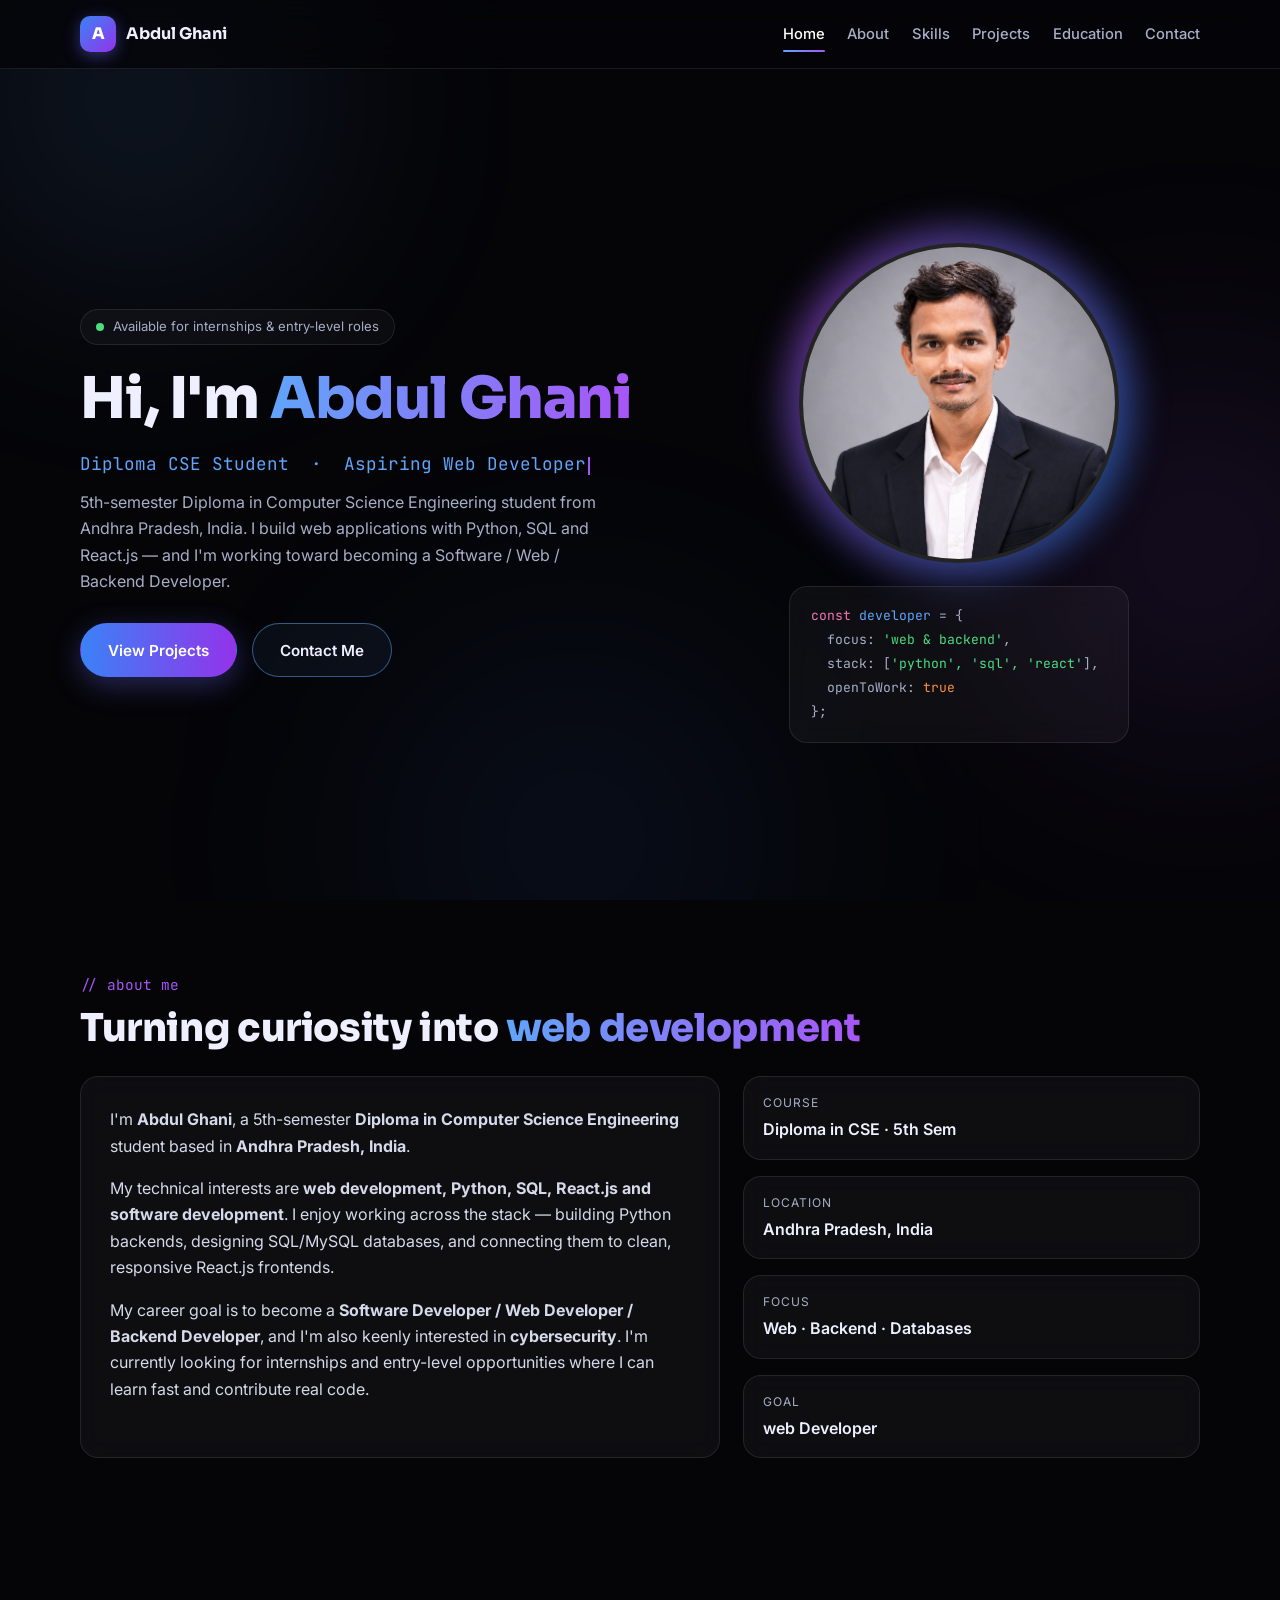
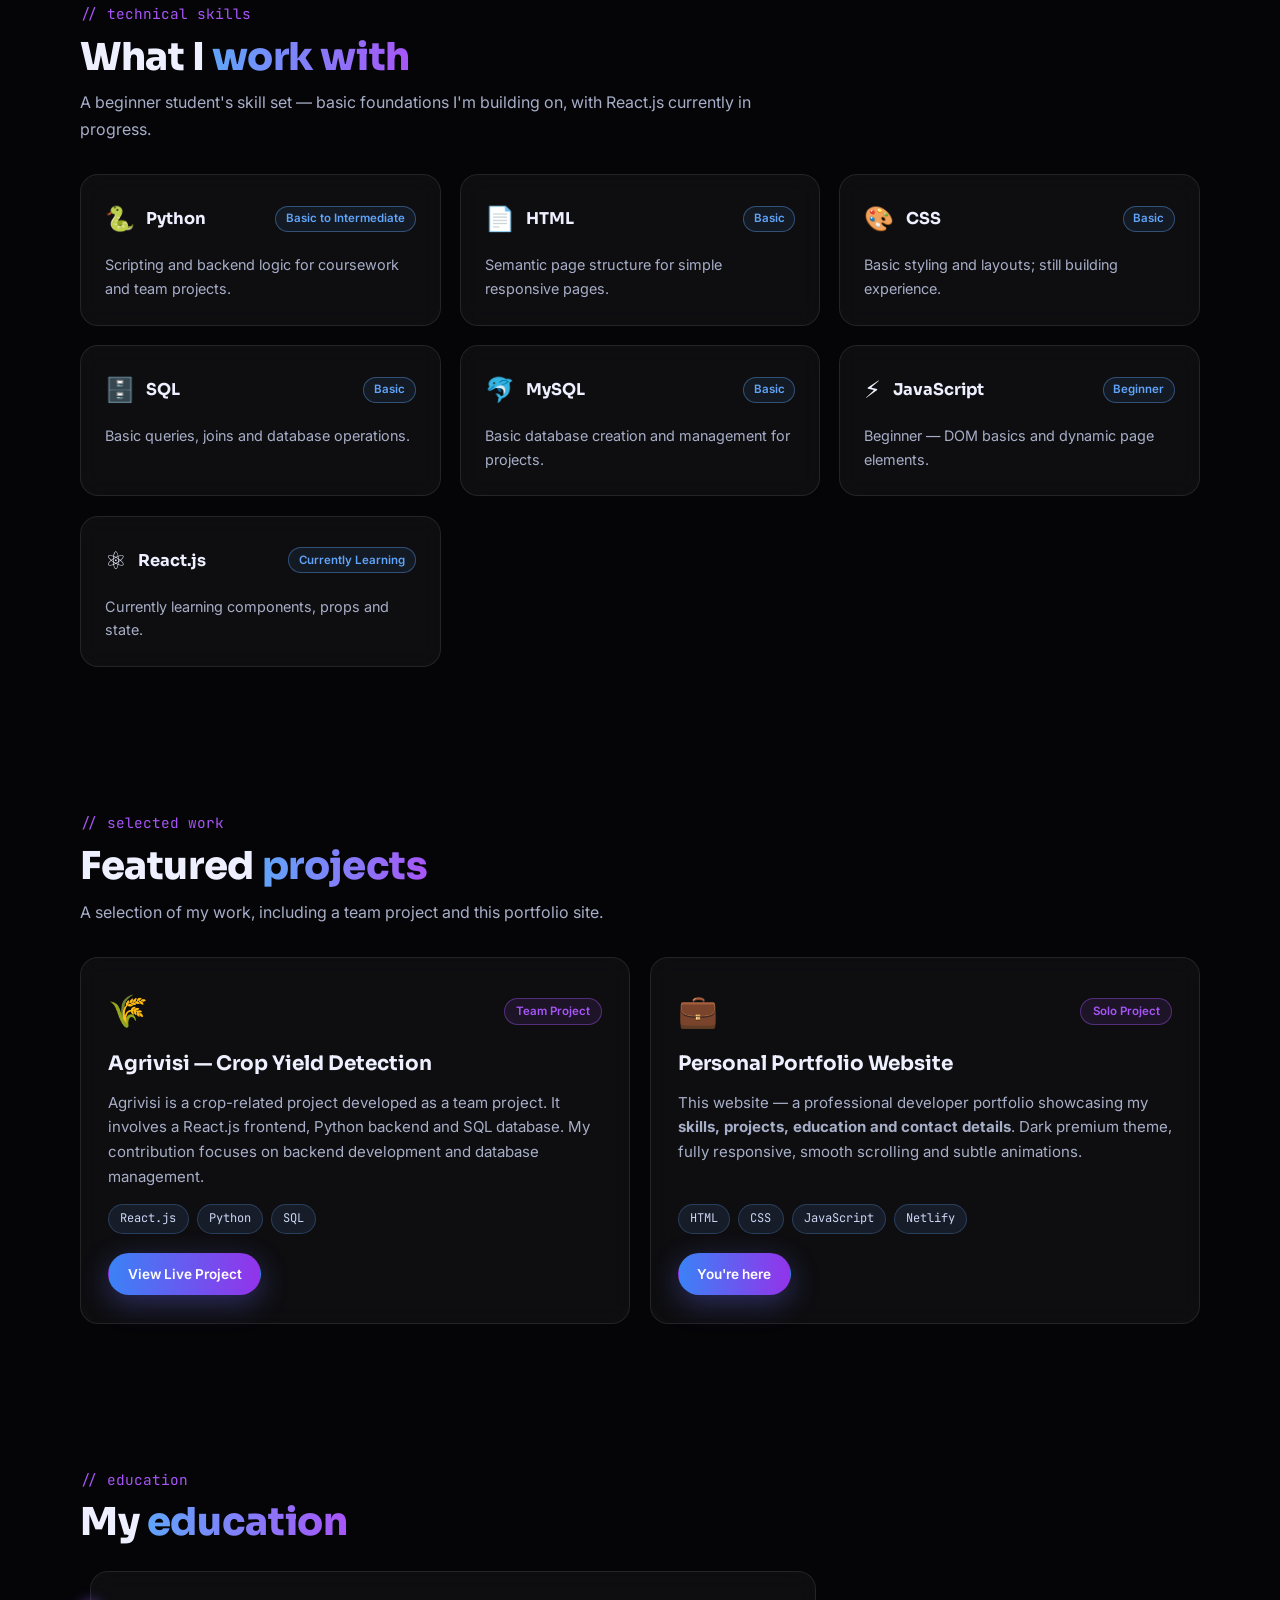
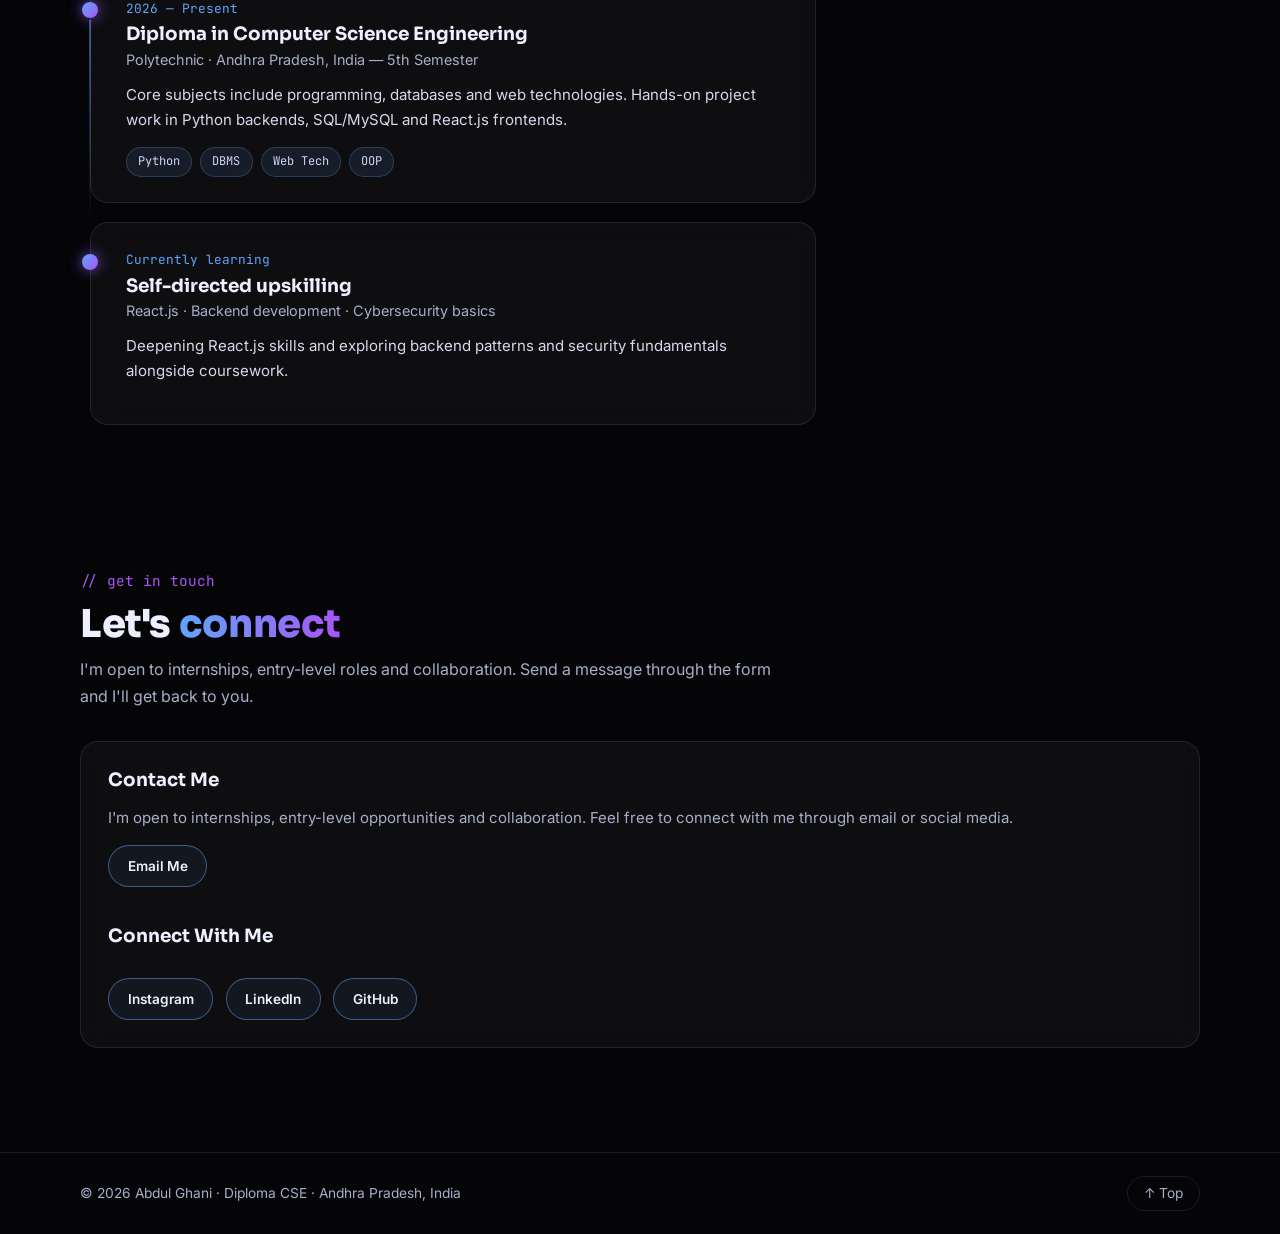
<file: index.html>
<!DOCTYPE html>
<html lang="en">
<head>
  <meta charset="UTF-8" />
  <meta name="viewport" content="width=device-width, initial-scale=1.0" />
  <!-- ============================================================
    ABDUL GHANI — PERSONAL PORTFOLIO
    HOW TO UPDATE THIS SITE (no build step, just edit & push):
    1. Profile photo  -> replace img/profile.jpg (square works best)
    2. Name / text    -> search this file for "Abdul Ghani"
    3. Skills         -> edit the #skills section below
    4. Projects       -> edit the #projects section below
    5. Contact email -> search for "TODO:" in the #contact section
    6. Resume         -> replace resume.pdf with your real resume, then re-add the download link (see #contact comment)
  ============================================================= -->
  <title>Abdul Ghani — web Developer | Diploma CSE Portfolio</title>
  <meta name="description" content="Abdul Ghani, Diploma in Computer Science Engineering student (5th Semester, Andhra Pradesh, India). Aspiring Software / Web / Backend Developer skilled in Python, SQL, HTML, CSS, JavaScript and React.js. View projects, skills and contact details." />
  <meta name="author" content="Abdul Ghani" />
  <meta name="theme-color" content="#050508" />
  <meta property="og:title" content="Abdul Ghani — web Developer" />
  <meta property="og:description" content="Diploma CSE student building web apps with Python, SQL, JavaScript and React.js. Explore my projects and get in touch." />
  <meta property="og:type" content="website" />
  <link rel="icon" href="data:image/svg+xml,%3Csvg xmlns='http://www.w3.org/2000/svg' viewBox='0 0 64 64'%3E%3Cdefs%3E%3ClinearGradient id='g' x1='0' y1='0' x2='1' y2='1'%3E%3Cstop offset='0' stop-color='%2360a5fa'/%3E%3Cstop offset='1' stop-color='%23a855f7'/%3E%3C/linearGradient%3E%3C/defs%3E%3Crect width='64' height='64' rx='14' fill='%23070710'/%3E%3Ctext x='32' y='43' font-family='monospace' font-size='32' font-weight='bold' text-anchor='middle' fill='url(%23g)'%3EA%3C/text%3E%3C/svg%3E" />
  <link rel="preconnect" href="https://fonts.googleapis.com" />
  <link rel="preconnect" href="https://fonts.gstatic.com" crossorigin />
  <link href="https://fonts.googleapis.com/css2?family=Inter:wght@400;500;600;700&family=JetBrains+Mono:wght@400;500&family=Sora:wght@600;700;800&display=swap" rel="stylesheet" />
  <link rel="stylesheet" href="styles.css" />
</head>
<body>
  <div class="bg-glow" aria-hidden="true"><span class="glow glow-1"></span><span class="glow glow-2"></span><span class="glow glow-3"></span></div>

  <!-- ================= NAVIGATION ================= -->
  <header class="nav" id="top">
    <div class="container nav-inner">
      <!-- TODO: update initials if you change the name -->
      <a href="#home" class="logo" aria-label="Abdul Ghani — home"><span class="logo-mark">A</span><span class="logo-text">Abdul Ghani</span></a>
      <nav class="nav-links" id="navLinks" aria-label="Primary">
        <a href="#home" class="nav-link active">Home</a>
        <a href="#about" class="nav-link">About</a>
        <a href="#skills" class="nav-link">Skills</a>
        <a href="#projects" class="nav-link">Projects</a>
        <a href="#education" class="nav-link">Education</a>
        <a href="#contact" class="nav-link">Contact</a>
        <!-- Resume button removed: no real resume uploaded yet. Re-add a download link here after replacing resume.pdf with the real file. -->
      </nav>
      <button class="nav-toggle" id="navToggle" aria-label="Open menu" aria-expanded="false" aria-controls="navLinks">
        <span></span><span></span><span></span>
      </button>
    </div>
  </header>

  <main>
    <!-- ================= 1. HOME / HERO ================= -->
    <section class="hero container" id="home">
      <div class="hero-text">
        <p class="hero-eyebrow reveal"><span class="pulse-dot"></span>Available for internships &amp; entry-level roles</p>
        <h1 class="reveal">Hi, I'm <span class="gradient-text">Abdul Ghani</span></h1>
        <p class="hero-role reveal">Diploma CSE Student &nbsp;·&nbsp; <span class="typing" id="typing" aria-label="Aspiring Web Developer"></span><span class="caret" aria-hidden="true"></span></p>
        <p class="hero-sub reveal">5th-semester Diploma in Computer Science Engineering student from Andhra Pradesh, India. I build web applications with Python, SQL and React.js — and I'm working toward becoming a Software / Web / Backend Developer.</p>
        <div class="hero-buttons reveal">
          <a href="#projects" class="btn btn-gradient">View Projects</a>
          <a href="#contact" class="btn btn-outline">Contact Me</a>
        </div>
        <!-- Social links removed: no real profiles provided yet. Add them here when ready. -->
      </div>
      <div class="hero-photo reveal">
        <div class="photo-frame">
          <!-- To update your photo, replace img/profile.jpg with a new square photo -->
          <img src="img/profile.jpg" alt="Portrait of Abdul Ghani" width="900" height="886" fetchpriority="high" onerror="this.parentElement.classList.add('photo-fallback');this.remove()" />
          <span class="photo-ring" aria-hidden="true"></span>
        </div>
        <div class="hero-card glass">
          <p class="hero-card-title"><span class="code-pink">const</span> <span class="code-blue">developer</span> = {</p>
          <p>&nbsp;&nbsp;focus: <span class="code-green">'web &amp; backend'</span>,</p>
          <p>&nbsp;&nbsp;stack: [<span class="code-green">'python', 'sql', 'react'</span>],</p>
          <p>&nbsp;&nbsp;openToWork: <span class="code-orange">true</span></p>
          <p>};</p>
        </div>
      </div>
    </section>

    <!-- ================= 2. ABOUT ME ================= -->
    <section class="section" id="about">
      <div class="container">
        <p class="section-eyebrow reveal">// about me</p>
        <h2 class="section-title reveal">Turning curiosity into <span class="gradient-text">web development</span></h2>
        <div class="about-grid">
          <div class="glass card reveal">
            <p>I'm <strong>Abdul Ghani</strong>, a 5th-semester <strong>Diploma in Computer Science Engineering</strong> student based in <strong>Andhra Pradesh, India</strong>.</p>
            <p>My technical interests are <strong>web development, Python, SQL, React.js and software development</strong>. I enjoy working across the stack — building Python backends, designing SQL/MySQL databases, and connecting them to clean, responsive React.js frontends.</p>
            <p>My career goal is to become a <strong>Software Developer / Web Developer / Backend Developer</strong>, and I'm also keenly interested in <strong>cybersecurity</strong>. I'm currently looking for internships and entry-level opportunities where I can learn fast and contribute real code.</p>
          </div>
          <ul class="about-facts reveal">
            <li class="glass"><span class="fact-label">Course</span><span class="fact-value">Diploma in CSE · 5th Sem</span></li>
            <li class="glass"><span class="fact-label">Location</span><span class="fact-value">Andhra Pradesh, India</span></li>
            <li class="glass"><span class="fact-label">Focus</span><span class="fact-value">Web · Backend · Databases</span></li>
            <li class="glass"><span class="fact-label">Goal</span><span class="fact-value">web Developer</span></li>
          </ul>
        </div>
      </div>
    </section>

    <!-- ================= 3. SKILLS ================= -->
    <section class="section" id="skills">
      <div class="container">
        <p class="section-eyebrow reveal">// technical skills</p>
        <h2 class="section-title reveal">What I <span class="gradient-text">work with</span></h2>
        <p class="section-sub reveal">A beginner student's skill set — basic foundations I'm building on, with React.js currently in progress.</p>
        <div class="skills-grid">
          <article class="glass skill-card reveal">
            <div class="skill-head"><span class="skill-icon">🐍</span><h3>Python</h3><span class="skill-level">Basic to Intermediate</span></div>
            <p>Scripting and backend logic for coursework and team projects.</p>
          </article>
          <article class="glass skill-card reveal">
            <div class="skill-head"><span class="skill-icon">📄</span><h3>HTML</h3><span class="skill-level">Basic</span></div>
            <p>Semantic page structure for simple responsive pages.</p>
          </article>
          <article class="glass skill-card reveal">
            <div class="skill-head"><span class="skill-icon">🎨</span><h3>CSS</h3><span class="skill-level">Basic</span></div>
            <p>Basic styling and layouts; still building experience.</p>
          </article>
          <article class="glass skill-card reveal">
            <div class="skill-head"><span class="skill-icon">🗄️</span><h3>SQL</h3><span class="skill-level">Basic</span></div>
            <p>Basic queries, joins and database operations.</p>
          </article>
          <article class="glass skill-card reveal">
            <div class="skill-head"><span class="skill-icon">🐬</span><h3>MySQL</h3><span class="skill-level">Basic</span></div>
            <p>Basic database creation and management for projects.</p>
          </article>
          <article class="glass skill-card reveal">
            <div class="skill-head"><span class="skill-icon">⚡</span><h3>JavaScript</h3><span class="skill-level">Beginner</span></div>
            <p>Beginner — DOM basics and dynamic page elements.</p>
          </article>
          <article class="glass skill-card reveal">
            <div class="skill-head"><span class="skill-icon">⚛️</span><h3>React.js</h3><span class="skill-level">Currently Learning</span></div>
            <p>Currently learning components, props and state.</p>
          </article>
        </div>
      </div>
    </section>

    <!-- ================= 4. PROJECTS ================= -->
    <section class="section" id="projects">
      <div class="container">
        <p class="section-eyebrow reveal">// selected work</p>
        <h2 class="section-title reveal">Featured <span class="gradient-text">projects</span></h2>
        <p class="section-sub reveal">A selection of my work, including a team project and this portfolio site.</p>
        <div class="projects-grid">
          <article class="glass project-card reveal">
            <div class="project-top"><span class="project-emoji">🌾</span><span class="project-badge">Team Project</span></div>
            <h3>Agrivisi — Crop Yield Detection</h3>
            <p>Agrivisi is a crop-related project developed as a team project. It involves a React.js frontend, Python backend and SQL database. My contribution focuses on backend development and database management.</p>
            <div class="tags"><span>React.js</span><span>Python</span><span>SQL</span></div>
            <div class="project-links">
              <a href="https://sivasai22-a-agrivisi-phjw.bolt.host/" target="_blank" rel="noopener" class="btn btn-small btn-gradient">View Live Project</a>
            </div>
          </article>
          <article class="glass project-card reveal">
            <div class="project-top"><span class="project-emoji">💼</span><span class="project-badge">Solo Project</span></div>
            <h3>Personal Portfolio Website</h3>
            <p>This website — a professional developer portfolio showcasing my <strong>skills, projects, education and contact details</strong>. Dark premium theme, fully responsive, smooth scrolling and subtle animations.</p>
            <div class="tags"><span>HTML</span><span>CSS</span><span>JavaScript</span><span>Netlify</span></div>
            <div class="project-links">
              <a href="#home" class="btn btn-small btn-gradient">You're here</a>
            </div>
          </article>
        </div>
      </div>
    </section>

    <!-- ================= 5. EDUCATION ================= -->
    <section class="section" id="education">
      <div class="container">
        <p class="section-eyebrow reveal">// education</p>
        <h2 class="section-title reveal">My <span class="gradient-text">education</span></h2>
        <div class="timeline reveal">
          <div class="timeline-item glass">
            <span class="timeline-dot" aria-hidden="true"></span>
            <p class="timeline-date">2026 —  Present</p>
            <h3>Diploma in Computer Science Engineering</h3>
            <p class="timeline-place">Polytechnic · Andhra Pradesh, India — 5th Semester</p>
            <p>Core subjects include programming, databases and web technologies. Hands-on project work in Python backends, SQL/MySQL and React.js frontends.</p>
            <div class="tags"><span>Python</span><span>DBMS</span><span>Web Tech</span><span>OOP</span></div>
          </div>
          <div class="timeline-item glass">
            <span class="timeline-dot" aria-hidden="true"></span>
            <p class="timeline-date">Currently learning</p>
            <h3>Self-directed upskilling</h3>
            <p class="timeline-place">React.js · Backend development · Cybersecurity basics</p>
            <p>Deepening React.js skills and exploring backend patterns and security fundamentals alongside coursework.</p>
          </div>
        </div>
      </div>
    </section>

    <!-- ================= 6. CONTACT ================= -->
    <section class="section" id="contact">
      <div class="container">
        <p class="section-eyebrow reveal">// get in touch</p>
        <h2 class="section-title reveal">Let's <span class="gradient-text">connect</span></h2>
        <p class="section-sub reveal">I'm open to internships, entry-level roles and collaboration. Send a message through the form and I'll get back to you.</p>
        
<div class="contact-grid">
  <div class="contact-links reveal">
    <div class="glass contact-intro">
      <h3>Contact Me</h3>

      <p>
        I'm open to internships, entry-level opportunities
        and collaboration. Feel free to connect with me
        through email or social media.
      </p>

      <p>
        <a class="btn btn-small btn-outline"
           href="mailto:abdulghanimobin2024@gmail.com">
          Email Me
        </a>
      </p>

      <h3 class="social-heading">Connect With Me</h3>

      <div class="social-links">
        <a class="btn btn-small btn-outline"
           href="https://www.instagram.com/mr_ghani__002?knvt=MXE2NWdvaWNicXIwYQ=="
           target="_blank" rel="noopener noreferrer">Instagram</a>

        <a class="btn btn-small btn-outline"
           href="https://www.linkedin.com/in/ghani-abdul-932027390"
           target="_blank" rel="noopener noreferrer">LinkedIn</a>

        <a class="btn btn-small btn-outline"
           href="https://github.com/abdulghanimobin2024-bit"
           target="_blank" rel="noopener noreferrer">GitHub</a>
      </div>
    </div>
  </div>
</div>

    </section>
  </main>

  <!-- ================= FOOTER ================= -->
  <footer class="footer">
    <div class="container footer-inner">
      <p>© <span id="year">2026</span> Abdul Ghani · Diploma CSE · Andhra Pradesh, India</p>
      <a href="#home" class="back-top" id="backTop" aria-label="Back to top">↑ Top</a>
    </div>
  </footer>

  <script src="script.js" defer></script>
</body>
</html>
</file>
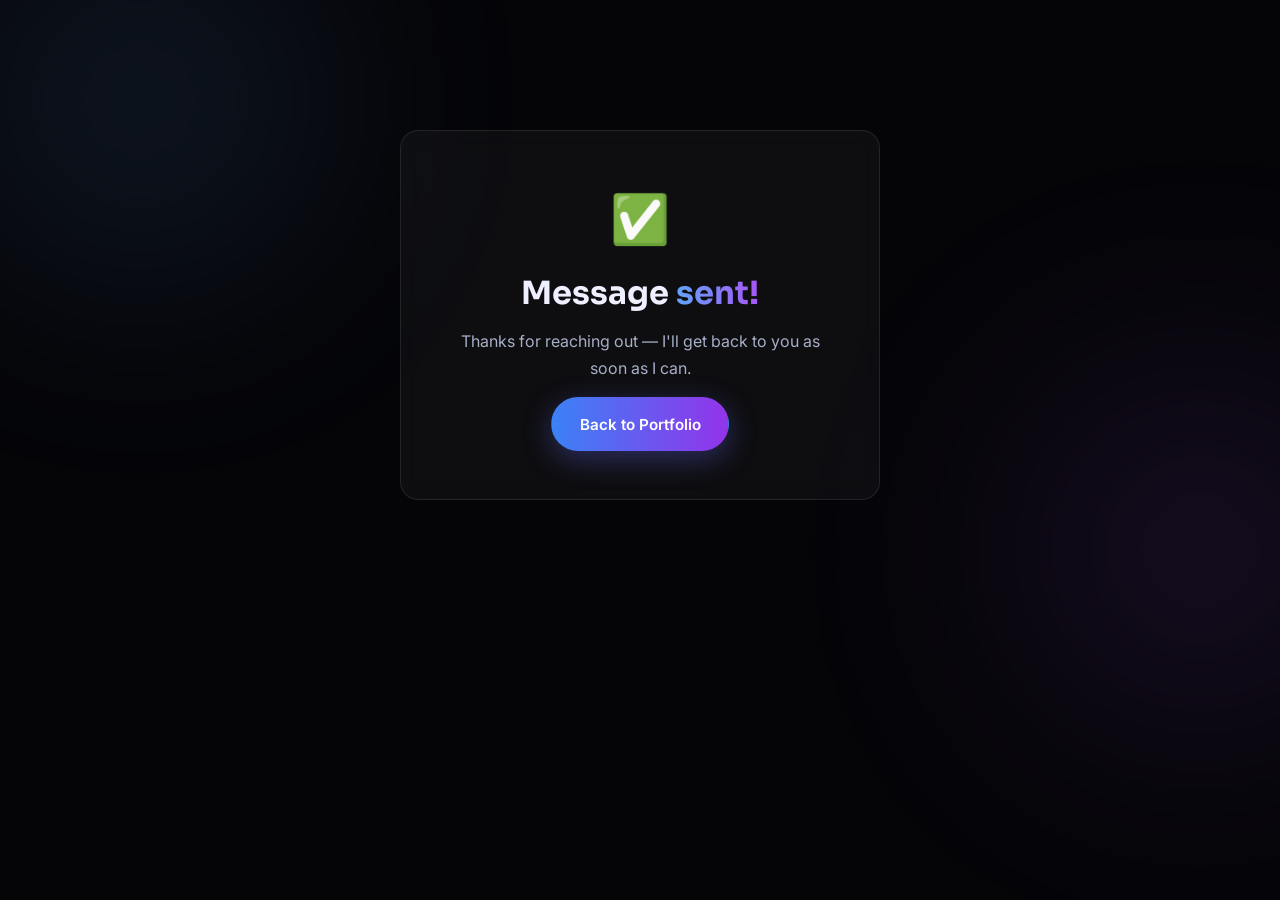
<file: thank-you.html>
<!DOCTYPE html>
<html lang="en">
<head>
  <meta charset="UTF-8" />
  <meta name="viewport" content="width=device-width, initial-scale=1.0" />
  <title>Message Sent — Abdul Ghani</title>
  <meta name="description" content="Thank you for contacting Abdul Ghani. Your message has been received." />
  <meta name="robots" content="noindex" />
  <link rel="preconnect" href="https://fonts.googleapis.com" />
  <link rel="preconnect" href="https://fonts.gstatic.com" crossorigin />
  <link href="https://fonts.googleapis.com/css2?family=Inter:wght@400;500;600&family=Sora:wght@700;800&display=swap" rel="stylesheet" />
  <link rel="stylesheet" href="styles.css" />
</head>
<body>
  <div class="bg-glow" aria-hidden="true"><span class="glow glow-1"></span><span class="glow glow-2"></span></div>
  <main class="container center-wrap">
    <div class="glass center-card">
      <span class="big-check" aria-hidden="true">✅</span>
      <h1>Message <span class="gradient-text">sent!</span></h1>
      <p>Thanks for reaching out — I'll get back to you as soon as I can.</p>
      <a href="/" class="btn btn-gradient">Back to Portfolio</a>
    </div>
  </main>
</body>
</html>
</file>
<file: styles.css>
/* Abdul Ghani — portfolio. Dark premium theme: black + blue/purple gradients. */
:root {
  --bg: #050508;
  --bg-soft: #0b0b14;
  --card: rgba(255, 255, 255, 0.04);
  --border: rgba(255, 255, 255, 0.09);
  --text: #eef0ff;
  --muted: #a7aec7;
  --blue: #60a5fa;
  --purple: #a855f7;
  --pink: #f472b6;
  --green: #4ade80;
  --orange: #fb923c;
  --radius: 18px;
  --font-body: "Inter", system-ui, -apple-system, sans-serif;
  --font-head: "Sora", "Inter", system-ui, sans-serif;
  --font-mono: "JetBrains Mono", ui-monospace, monospace;
}

* { margin: 0; padding: 0; box-sizing: border-box; }

html { scroll-behavior: smooth; scroll-padding-top: 84px; }

body {
  background: var(--bg);
  color: var(--text);
  font-family: var(--font-body);
  line-height: 1.65;
  overflow-x: hidden;
  -webkit-font-smoothing: antialiased;
}

/* Ambient background glows */
.bg-glow { position: fixed; inset: 0; z-index: -1; overflow: hidden; }
.glow { position: absolute; border-radius: 50%; filter: blur(110px); opacity: 0.5; }
.glow-1 { width: 520px; height: 520px; top: -160px; left: -120px; background: radial-gradient(circle, rgba(96,165,250,.35), transparent 70%); }
.glow-2 { width: 560px; height: 560px; top: 30%; right: -200px; background: radial-gradient(circle, rgba(168,85,247,.32), transparent 70%); }
.glow-3 { width: 640px; height: 640px; bottom: -260px; left: 20%; background: radial-gradient(circle, rgba(59,130,246,.22), transparent 70%); }

.container { width: min(1120px, 92%); margin: 0 auto; }
.glass { background: var(--card); border: 1px solid var(--border); border-radius: var(--radius); backdrop-filter: blur(12px); -webkit-backdrop-filter: blur(12px); }
.gradient-text { background: linear-gradient(92deg, var(--blue), var(--purple)); -webkit-background-clip: text; background-clip: text; color: transparent; }

h1, h2, h3 { font-family: var(--font-head); line-height: 1.2; }
img { max-width: 100%; display: block; }
a { color: inherit; }

/* ---------- Buttons ---------- */
.btn {
  display: inline-block; padding: 0.85rem 1.7rem; border-radius: 999px;
  font-weight: 600; font-size: 0.95rem; text-decoration: none; cursor: pointer;
  border: 1px solid transparent; transition: transform 0.2s ease, box-shadow 0.2s ease, background 0.2s ease;
  text-align: center;
}
.btn-gradient { background: linear-gradient(92deg, #3b82f6, #9333ea); color: #fff; box-shadow: 0 8px 28px rgba(99, 102, 241, 0.35); }
.btn-gradient:hover { transform: translateY(-2px); box-shadow: 0 12px 34px rgba(99, 102, 241, 0.5); }
.btn-outline { border-color: rgba(96,165,250,.5); color: var(--text); background: rgba(96,165,250,.06); }
.btn-outline:hover { background: rgba(96,165,250,.15); transform: translateY(-2px); }
.btn-small { padding: 0.55rem 1.15rem; font-size: 0.85rem; }

/* ---------- Navigation ---------- */
.nav { position: sticky; top: 0; z-index: 50; background: rgba(5,5,8,.75); backdrop-filter: blur(14px); -webkit-backdrop-filter: blur(14px); border-bottom: 1px solid var(--border); }
.nav-inner { display: flex; align-items: center; justify-content: space-between; height: 68px; }
.logo { display: flex; align-items: center; gap: 0.6rem; text-decoration: none; font-family: var(--font-head); font-weight: 700; }
.logo-mark {
  width: 36px; height: 36px; border-radius: 10px; display: grid; place-items: center;
  background: linear-gradient(135deg, #3b82f6, #9333ea); font-weight: 800; color: #fff;
  box-shadow: 0 4px 16px rgba(99,102,241,.45);
}
.nav-links { display: flex; align-items: center; gap: 1.4rem; }
.nav-link { text-decoration: none; color: var(--muted); font-size: 0.92rem; font-weight: 500; transition: color 0.2s; position: relative; }
.nav-link:hover, .nav-link.active { color: #fff; }
.nav-link.active::after { content: ""; position: absolute; left: 0; right: 0; bottom: -6px; height: 2px; border-radius: 2px; background: linear-gradient(90deg, var(--blue), var(--purple)); }
.nav-toggle { display: none; background: none; border: 1px solid var(--border); border-radius: 10px; padding: 0.55rem 0.6rem; cursor: pointer; }
.nav-toggle span { display: block; width: 22px; height: 2px; background: #fff; margin: 4px 0; border-radius: 2px; transition: 0.25s; }

/* ---------- Hero ---------- */
.hero { display: grid; grid-template-columns: 1.1fr 0.9fr; gap: 3rem; align-items: center; padding: 4.5rem 0 3.5rem; min-height: calc(100vh - 68px); }
.hero-eyebrow { display: inline-flex; align-items: center; gap: 0.55rem; font-size: 0.82rem; color: var(--muted); border: 1px solid var(--border); border-radius: 999px; padding: 0.4rem 0.95rem; background: rgba(255,255,255,.03); margin-bottom: 1.2rem; }
.pulse-dot { width: 8px; height: 8px; border-radius: 50%; background: var(--green); box-shadow: 0 0 0 0 rgba(74,222,128,.6); animation: pulse 2s infinite; }
@keyframes pulse { 70% { box-shadow: 0 0 0 9px rgba(74,222,128,0); } 100% { box-shadow: 0 0 0 0 rgba(74,222,128,0); } }
.hero h1 { font-size: clamp(2.3rem, 5.4vw, 3.6rem); font-weight: 800; letter-spacing: -0.02em; }
.hero-role { font-family: var(--font-mono); font-size: clamp(0.95rem, 2.2vw, 1.1rem); color: var(--blue); margin: 1rem 0 0.4rem; min-height: 1.7em; }
.caret { display: inline-block; width: 2px; height: 1.05em; background: var(--purple); vertical-align: text-bottom; margin-left: 2px; animation: blink 1s steps(1) infinite; }
@keyframes blink { 50% { opacity: 0; } }
.hero-sub { color: var(--muted); max-width: 34rem; margin: 0.6rem 0 1.8rem; }
.hero-buttons { display: flex; gap: 0.9rem; flex-wrap: wrap; }
.hero-social { display: flex; gap: 0.8rem; margin-top: 1.6rem; }
.hero-social a { width: 42px; height: 42px; display: grid; place-items: center; border: 1px solid var(--border); border-radius: 12px; color: var(--muted); transition: 0.2s; background: rgba(255,255,255,.03); }
.hero-social a:hover { color: #fff; border-color: rgba(96,165,250,.6); transform: translateY(-2px); }
.hero-social svg { width: 20px; height: 20px; }

/* Photo with glow ring */
.hero-photo { display: flex; flex-direction: column; align-items: center; gap: 1.4rem; }
.photo-frame { position: relative; width: min(320px, 70vw); aspect-ratio: 1; }
.photo-frame img { width: 100%; height: 100%; object-fit: cover; object-position: center 30%; border-radius: 50%; border: 4px solid rgba(255,255,255,.08); position: relative; z-index: 1; background: #111; }
.photo-ring { position: absolute; inset: -14px; border-radius: 50%; background: conic-gradient(from 120deg, #3b82f6, #a855f7, #3b82f6); filter: blur(18px); opacity: 0.55; animation: spinGlow 8s linear infinite; }
@keyframes spinGlow { to { transform: rotate(360deg); } }
.photo-frame.photo-fallback::before { content: "AG"; position: absolute; inset: 0; z-index: 1; display: grid; place-items: center; border-radius: 50%; font-family: var(--font-head); font-size: 4rem; font-weight: 800; color: #fff; background: linear-gradient(135deg, #1e3a8a, #6b21a8); }
.hero-card { font-family: var(--font-mono); font-size: 0.82rem; padding: 1rem 1.3rem; color: var(--muted); width: min(340px, 88vw); }
.hero-card p { margin: 0.15rem 0; }
.code-pink { color: var(--pink); } .code-blue { color: var(--blue); }
.code-green { color: var(--green); } .code-orange { color: var(--orange); }

/* ---------- Sections ---------- */
.section { padding: 4.5rem 0; }
.section-eyebrow { font-family: var(--font-mono); color: var(--purple); font-size: 0.9rem; margin-bottom: 0.5rem; }
.section-title { font-size: clamp(1.7rem, 3.6vw, 2.4rem); font-weight: 800; letter-spacing: -0.01em; margin-bottom: 0.6rem; }
.section-sub { color: var(--muted); max-width: 44rem; margin-bottom: 2rem; }
.section-sub code { font-family: var(--font-mono); font-size: 0.85em; color: var(--blue); }

/* Reveal on scroll */
.reveal { opacity: 0; transform: translateY(26px); transition: opacity 0.7s ease, transform 0.7s ease; }
.reveal.visible { opacity: 1; transform: none; }
@media (prefers-reduced-motion: reduce) {
  .reveal { opacity: 1; transform: none; transition: none; }
  html { scroll-behavior: auto; }
  .photo-ring { animation: none; }
}

/* ---------- About ---------- */
.about-grid { display: grid; grid-template-columns: 1.4fr 1fr; gap: 1.4rem; margin-top: 1.6rem; }
.about-grid .card { padding: 1.8rem; }
.about-grid .card p { margin-bottom: 1rem; color: #d5d9ea; }
.about-grid .card p:last-child { margin-bottom: 0; }
.about-facts { list-style: none; display: grid; gap: 1rem; align-content: start; }
.about-facts li { padding: 1rem 1.2rem; display: flex; flex-direction: column; gap: 0.2rem; }
.fact-label { font-size: 0.75rem; text-transform: uppercase; letter-spacing: 0.08em; color: var(--muted); }
.fact-value { font-weight: 600; }

/* ---------- Skills ---------- */
.skills-grid { display: grid; grid-template-columns: repeat(3, 1fr); gap: 1.2rem; }
.skill-card { padding: 1.5rem; transition: transform 0.25s ease, border-color 0.25s ease; }
.skill-card:hover { transform: translateY(-5px); border-color: rgba(96,165,250,.45); }
.skill-head { display: flex; align-items: center; gap: 0.7rem; margin-bottom: 0.9rem; }
.skill-icon { font-size: 1.5rem; }
.skill-head h3 { font-size: 1.02rem; flex: 1; }
.skill-level { font-size: 0.72rem; font-weight: 600; color: var(--blue); border: 1px solid rgba(96,165,250,.4); padding: 0.15rem 0.6rem; border-radius: 999px; background: rgba(96,165,250,.08); white-space: nowrap; }
.skill-card p { color: var(--muted); font-size: 0.9rem; margin-top: 0; }
.bar { height: 8px; border-radius: 99px; background: rgba(255,255,255,.08); overflow: hidden; }
.bar span { display: block; height: 100%; width: 0; border-radius: 99px; background: linear-gradient(90deg, #3b82f6, #a855f7); transition: width 1.2s cubic-bezier(.2,.7,.2,1); }
.reveal.visible .bar span { width: var(--w); }

/* ---------- Projects ---------- */
.projects-grid { display: grid; grid-template-columns: repeat(2, 1fr); gap: 1.2rem; }
.project-card { padding: 1.7rem; display: flex; flex-direction: column; gap: 0.9rem; transition: transform 0.25s ease, border-color 0.25s ease; }
.project-card:hover { transform: translateY(-5px); border-color: rgba(168,85,247,.5); }
.project-card h3 { font-size: 1.25rem; }
.project-card > p { color: var(--muted); font-size: 0.94rem; flex: 1; }
.project-top { display: flex; align-items: center; justify-content: space-between; }
.project-emoji { font-size: 2rem; }
.project-badge { font-size: 0.72rem; font-weight: 600; color: var(--purple); background: rgba(168,85,247,.1); border: 1px solid rgba(168,85,247,.4); padding: 0.2rem 0.7rem; border-radius: 999px; }
.tags { display: flex; flex-wrap: wrap; gap: 0.5rem; }
.tags span { font-family: var(--font-mono); font-size: 0.75rem; color: #cdd6f4; background: rgba(96,165,250,.1); border: 1px solid rgba(96,165,250,.25); padding: 0.25rem 0.7rem; border-radius: 999px; }
.project-links { display: flex; gap: 0.7rem; flex-wrap: wrap; margin-top: 0.3rem; }
.project-cta { border-style: dashed; justify-content: center; }

/* ---------- Education timeline ---------- */
.timeline { display: grid; gap: 1.2rem; margin-top: 1.6rem; max-width: 46rem; }
.timeline-item { position: relative; padding: 1.6rem 1.6rem 1.6rem 2.2rem; margin-left: 0.6rem; }
.timeline-dot { position: absolute; left: -0.55rem; top: 1.9rem; width: 1rem; height: 1rem; border-radius: 50%; background: linear-gradient(135deg, var(--blue), var(--purple)); box-shadow: 0 0 14px rgba(139,92,246,.8); }
.timeline-item::before { content: ""; position: absolute; left: -0.09rem; top: 3rem; bottom: -1.2rem; width: 2px; background: linear-gradient(rgba(96,165,250,.5), transparent); }
.timeline-item:last-child::before { display: none; }
.timeline-date { font-family: var(--font-mono); font-size: 0.8rem; color: var(--blue); }
.timeline-item h3 { margin: 0.3rem 0 0.15rem; font-size: 1.15rem; }
.timeline-place { color: var(--muted); font-size: 0.9rem; margin-bottom: 0.7rem; }
.timeline-item > p:last-of-type { color: #d5d9ea; font-size: 0.94rem; margin-bottom: 0.9rem; }

/* ---------- Contact ---------- */
.contact-grid { display: grid; grid-template-columns: 1fr 1fr; gap: 1.2rem; margin-top: 1.6rem; align-items: start; }
.contact-links { display: grid; gap: 1rem; }
.contact-card { display: flex; align-items: center; gap: 1rem; padding: 1.05rem 1.2rem; text-decoration: none; transition: transform 0.2s, border-color 0.2s; }
.contact-card:hover { transform: translateX(4px); border-color: rgba(96,165,250,.5); }
.contact-icon { font-size: 1.5rem; }
.contact-card strong { display: block; font-size: 0.95rem; }
.contact-card small { color: var(--muted); font-size: 0.83rem; word-break: break-all; }
.resume-box { display: flex; align-items: center; justify-content: space-between; gap: 1rem; padding: 1.2rem; }
.resume-box strong { display: block; }
.resume-box small { color: var(--muted); font-size: 0.83rem; }
.contact-intro { padding: 1.7rem; display: grid; gap: 0.9rem; align-content: start; }
.contact-intro h3 { font-size: 1.15rem; }
.contact-intro p { color: var(--muted); font-size: 0.94rem; }
.contact-hint { font-size: 0.8rem !important; }
.contact-form { padding: 1.7rem; display: grid; gap: 1rem; }
.contact-form label { display: grid; gap: 0.4rem; font-size: 0.88rem; font-weight: 500; }
.contact-form input, .contact-form textarea {
  font: inherit; color: var(--text); background: rgba(255,255,255,.05);
  border: 1px solid var(--border); border-radius: 12px; padding: 0.75rem 0.95rem;
  outline: none; transition: border-color 0.2s; width: 100%; resize: vertical;
}
.contact-form input:focus, .contact-form textarea:focus { border-color: var(--blue); }
.hidden-field { display: none; }
.form-note { font-size: 0.88rem; color: var(--green); min-height: 1.2em; }

/* ---------- Thank-you page ---------- */
.center-wrap { min-height: 70vh; display: grid; place-items: center; text-align: center; padding: 3rem 0; }
.center-card { padding: 3rem 2.5rem; max-width: 30rem; display: grid; gap: 1rem; justify-items: center; }
.center-card .big-check { font-size: 3rem; }
.center-card p { color: var(--muted); }

/* ---------- Footer ---------- */
.footer { border-top: 1px solid var(--border); padding: 1.4rem 0; margin-top: 2rem; }
.footer-inner { display: flex; align-items: center; justify-content: space-between; gap: 1rem; color: var(--muted); font-size: 0.86rem; }
.back-top { text-decoration: none; border: 1px solid var(--border); border-radius: 999px; padding: 0.35rem 1rem; transition: 0.2s; }
.back-top:hover { border-color: var(--blue); color: #fff; }

/* ---------- Responsive ---------- */
@media (max-width: 900px) {
  .hero { grid-template-columns: 1fr; text-align: center; padding-top: 3rem; min-height: 0; }
  .hero-buttons, .hero-social { justify-content: center; }
  .hero-sub { margin-inline: auto; }
  .hero-photo { order: -1; }
  .photo-frame { width: min(230px, 60vw); }
  .skills-grid { grid-template-columns: repeat(2, 1fr); }
  .projects-grid, .about-grid, .contact-grid { grid-template-columns: 1fr; }
  .resume-box { flex-direction: column; text-align: center; }
}
@media (max-width: 640px) {
  .section { padding: 3.2rem 0; }
  .skills-grid { grid-template-columns: 1fr; }
  .nav-toggle { display: block; }
  .nav-links {
    position: absolute; top: 68px; left: 0; right: 0; flex-direction: column;
    background: rgba(8,8,14,.98); border-bottom: 1px solid var(--border);
    padding: 1.2rem 4%; gap: 1rem; align-items: stretch; text-align: center;
    display: none;
  }
  .nav-links.open { display: flex; }
  .nav-toggle[aria-expanded="true"] span:nth-child(1) { transform: translateY(6px) rotate(45deg); }
  .nav-toggle[aria-expanded="true"] span:nth-child(2) { opacity: 0; }
  .nav-toggle[aria-expanded="true"] span:nth-child(3) { transform: translateY(-6px) rotate(-45deg); }
  .footer-inner { flex-direction: column; }
}
/* Social media buttons */
.contact-grid {
  grid-template-columns: 1fr;
}

.contact-links {
  width: 100%;
}

.contact-intro {
  width: 100%;
}

.social-heading {
  margin-top: 1.5rem;
  margin-bottom: 1rem;
}

.social-links {
  display: flex;
  flex-wrap: wrap;
  gap: 0.8rem;
}

.social-links .btn {
  text-decoration: none;
  transition: transform 0.2s ease;
}

.social-links .btn:hover {
  transform: translateY(-3px);
}
</file>
